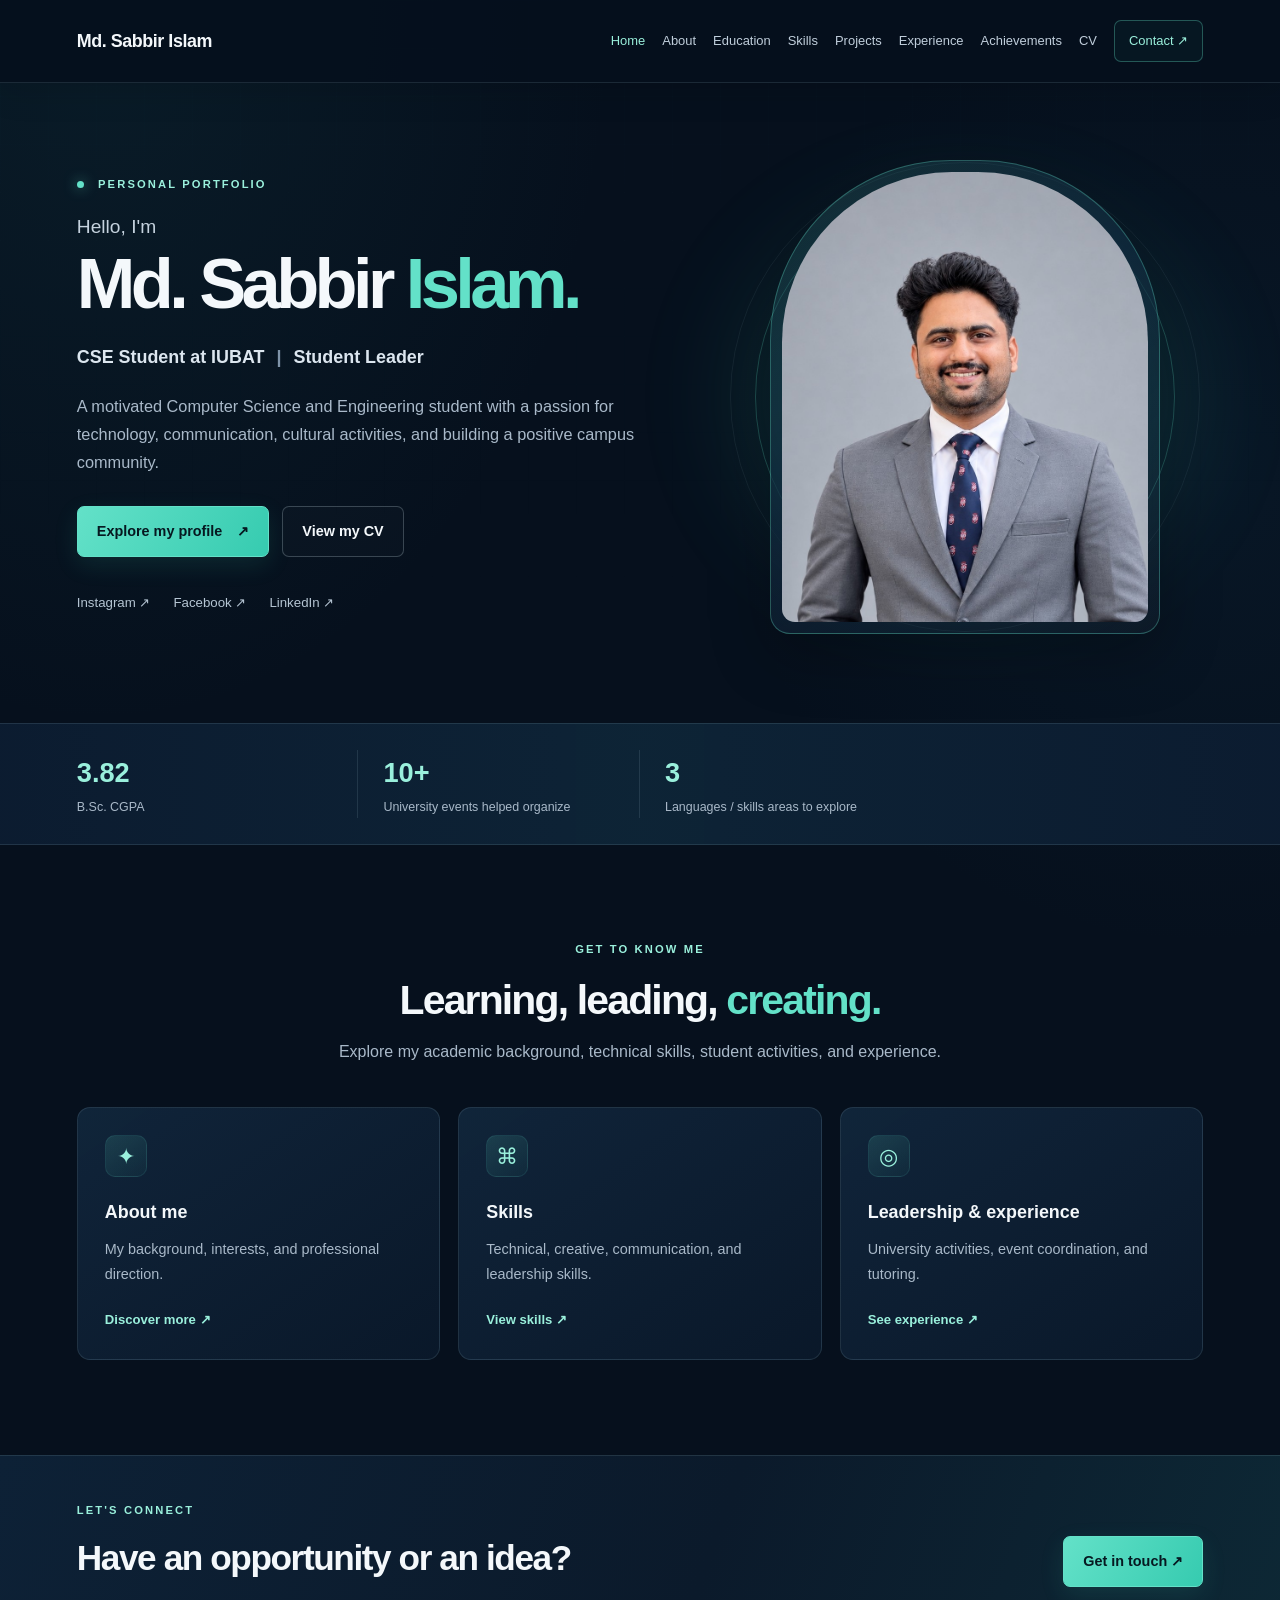
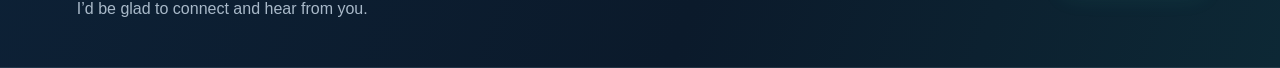
<file: index.html>
<!DOCTYPE html>
<html lang="en"><head><meta charset="UTF-8"><meta name="viewport" content="width=device-width, initial-scale=1.0"><meta name="theme-color" content="#06101d">
<meta name="description" content="Portfolio of Md. Sabbir Islam, Computer Science and Engineering student at IUBAT.">
<title>Md. Sabbir Islam | Portfolio</title><link rel="stylesheet" href="css/style.css"></head><body>
<header class="site-header"><nav class="nav container" aria-label="Main navigation"><a class="brand" href="index.html">Md. Sabbir Islam</a>
<input class="nav-toggle" type="checkbox" id="nav-toggle" aria-label="Toggle navigation"><label class="nav-toggle-label" for="nav-toggle"><span></span><span></span><span></span></label>
<div class="nav-links"><a class="active" href="index.html">Home</a><a href="about.html">About</a><a href="education.html">Education</a><a href="skills.html">Skills</a><a href="projects.html">Projects</a><a href="experience.html">Experience</a><a href="achievements.html">Achievements</a><a href="cv.html">CV</a><a class="nav-contact" href="contact.html">Contact ↗</a></div></nav></header>
<main><section class="hero container"><div class="hero-copy"><p class="eyebrow"><span class="status-dot"></span> PERSONAL PORTFOLIO</p><p class="hero-intro">Hello, I'm</p><h1>Md. Sabbir <span class="accent">Islam.</span></h1><h2>CSE Student at IUBAT <span class="muted">|</span> Student Leader</h2>
<p class="hero-description">A motivated Computer Science and Engineering student with a passion for technology, communication, cultural activities, and building a positive campus community.</p>
<div class="hero-actions"><a class="button button-primary" href="projects.html">Explore my profile <span>↗</span></a><a class="button button-outline" href="files/my-cv.pdf" target="_blank" rel="noopener">View my CV</a></div>
<div class="hero-socials"><a href="https://www.instagram.com/sabbir_srabon16626" target="_blank" rel="noopener noreferrer">Instagram ↗</a><a href="https://www.facebook.com/sabbir.srabon.16626" target="_blank" rel="noopener noreferrer">Facebook ↗</a><a href="https://www.linkedin.com/in/md-sabbir-islam-730929331/" target="_blank" rel="noopener noreferrer">LinkedIn ↗</a></div></div>
<div class="hero-visual"><div class="portrait-frame"><div class="portrait-glow"></div><img src="images/profile.jpg" alt="Portrait of Md. Sabbir Islam"></div><div class="decor decor-one"></div><div class="decor decor-two"></div></div></section>
<section class="quick-facts"><div class="container facts-grid"><div><span class="fact-number">3.82</span><span class="fact-label">B.Sc. CGPA</span></div><div><span class="fact-number">10+</span><span class="fact-label">University events helped organize</span></div><div><span class="fact-number">3</span><span class="fact-label">Languages / skills areas to explore</span></div></div></section>
<section class="section container"><div class="section-heading"><p class="eyebrow">GET TO KNOW ME</p><h2>Learning, leading, <span class="accent">creating.</span></h2><p>Explore my academic background, technical skills, student activities, and experience.</p></div>
<div class="feature-grid"><a class="feature-card" href="about.html"><span class="card-icon">✦</span><h3>About me</h3><p>My background, interests, and professional direction.</p><span class="card-link">Discover more ↗</span></a>
<a class="feature-card" href="skills.html"><span class="card-icon">⌘</span><h3>Skills</h3><p>Technical, creative, communication, and leadership skills.</p><span class="card-link">View skills ↗</span></a>
<a class="feature-card" href="experience.html"><span class="card-icon">◎</span><h3>Leadership &amp; experience</h3><p>University activities, event coordination, and tutoring.</p><span class="card-link">See experience ↗</span></a></div></section>
<section class="cta-section"><div class="container cta-inner"><div><p class="eyebrow">LET'S CONNECT</p><h2>Have an opportunity or an idea?</h2><p>I’d be glad to connect and hear from you.</p></div><a class="button button-primary" href="contact.html">Get in touch ↗</a></div></section></main>
</body></html>
</file>
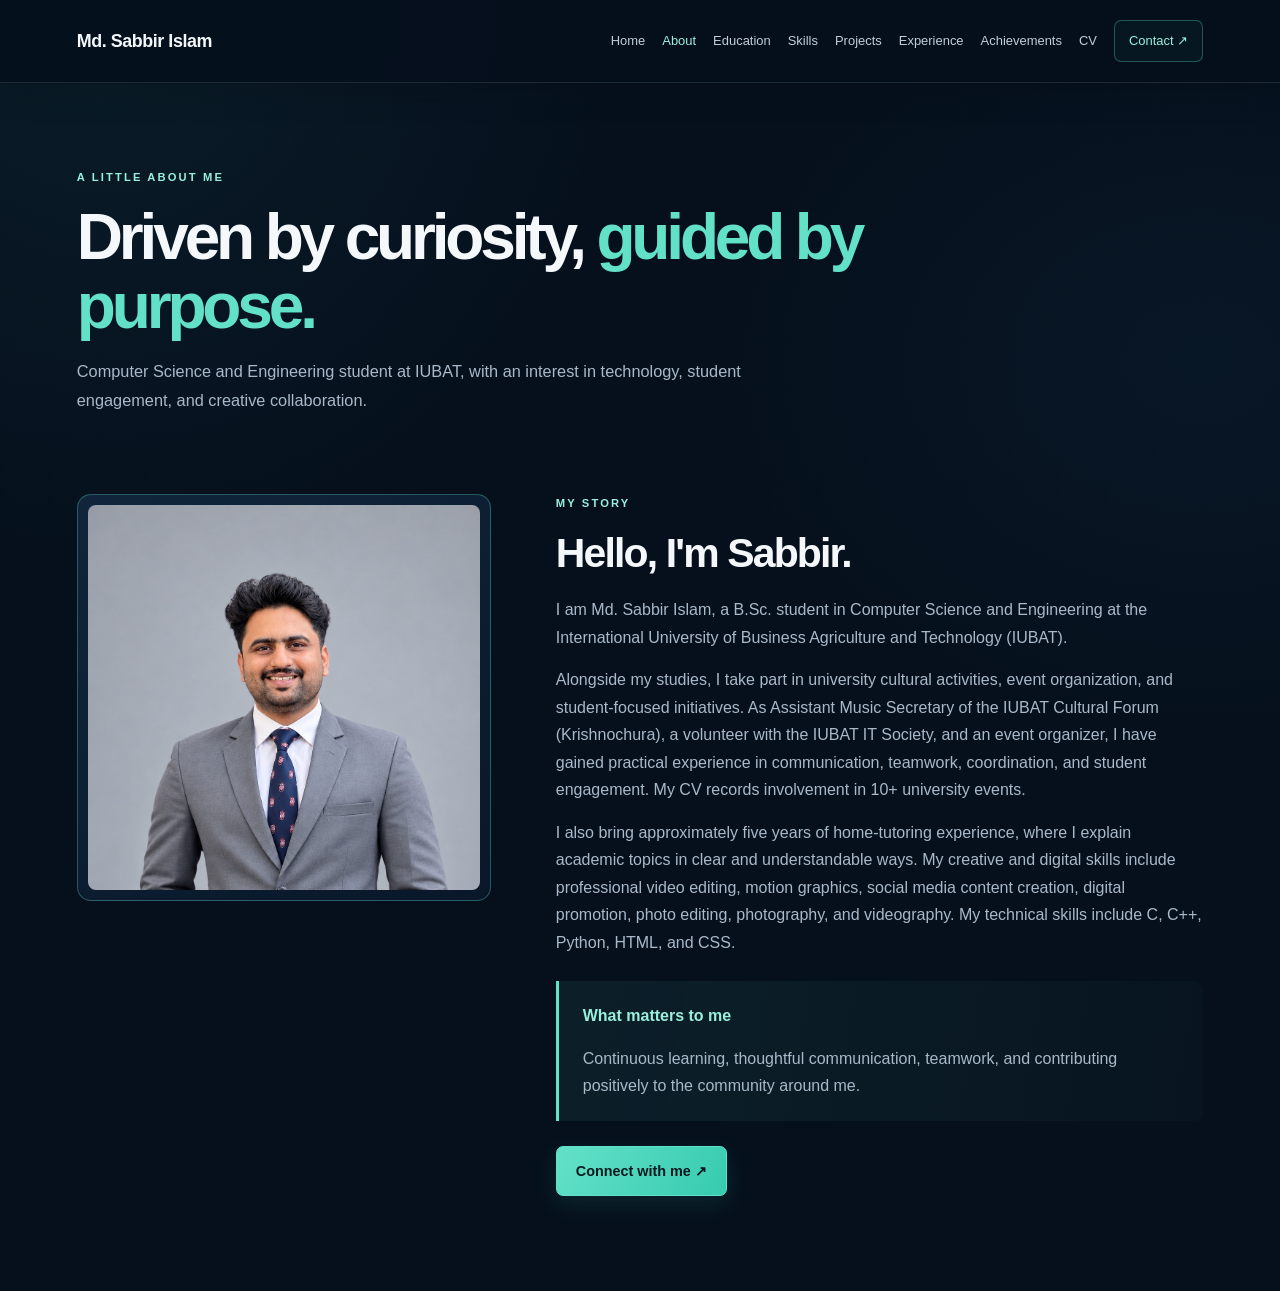
<file: about.html>
<!DOCTYPE html><html lang="en"><head><meta charset="UTF-8"><meta name="viewport" content="width=device-width, initial-scale=1.0"><meta name="theme-color" content="#06101d"><title>About | Md. Sabbir Islam</title><link rel="stylesheet" href="css/style.css"></head><body>
<header class="site-header"><nav class="nav container" aria-label="Main navigation"><a class="brand" href="index.html">Md. Sabbir Islam</a><input class="nav-toggle" type="checkbox" id="nav-toggle" aria-label="Toggle navigation"><label class="nav-toggle-label" for="nav-toggle"><span></span><span></span><span></span></label><div class="nav-links"><a href="index.html">Home</a><a class="active" href="about.html">About</a><a href="education.html">Education</a><a href="skills.html">Skills</a><a href="projects.html">Projects</a><a href="experience.html">Experience</a><a href="achievements.html">Achievements</a><a href="cv.html">CV</a><a class="nav-contact" href="contact.html">Contact ↗</a></div></nav></header>
<main><section class="page-hero container"><p class="eyebrow">A LITTLE ABOUT ME</p><h1>Driven by curiosity, <span class="accent">guided by purpose.</span></h1><p>Computer Science and Engineering student at IUBAT, with an interest in technology, student engagement, and creative collaboration.</p></section>
<section class="section container about-layout"><div class="about-photo"><img src="images/profile.jpg" alt="Portrait of Md. Sabbir Islam"></div><div class="about-copy"><p class="eyebrow">MY STORY</p><h2>Hello, I'm Sabbir.</h2><p>I am Md. Sabbir Islam, a B.Sc. student in Computer Science and Engineering at the International University of Business Agriculture and Technology (IUBAT).</p><p>Alongside my studies, I take part in university cultural activities, event organization, and student-focused initiatives. As Assistant Music Secretary of the IUBAT Cultural Forum (Krishnochura), a volunteer with the IUBAT IT Society, and an event organizer, I have gained practical experience in communication, teamwork, coordination, and student engagement. My CV records involvement in 10+ university events.</p><p>I also bring approximately five years of home-tutoring experience, where I explain academic topics in clear and understandable ways. My creative and digital skills include professional video editing, motion graphics, social media content creation, digital promotion, photo editing, photography, and videography. My technical skills include C, C++, Python, HTML, and CSS.</p><div class="callout"><strong>What matters to me</strong><p>Continuous learning, thoughtful communication, teamwork, and contributing positively to the community around me.</p></div><a class="button button-primary" href="contact.html">Connect with me ↗</a></div></section></main>
</body></html>
</file>
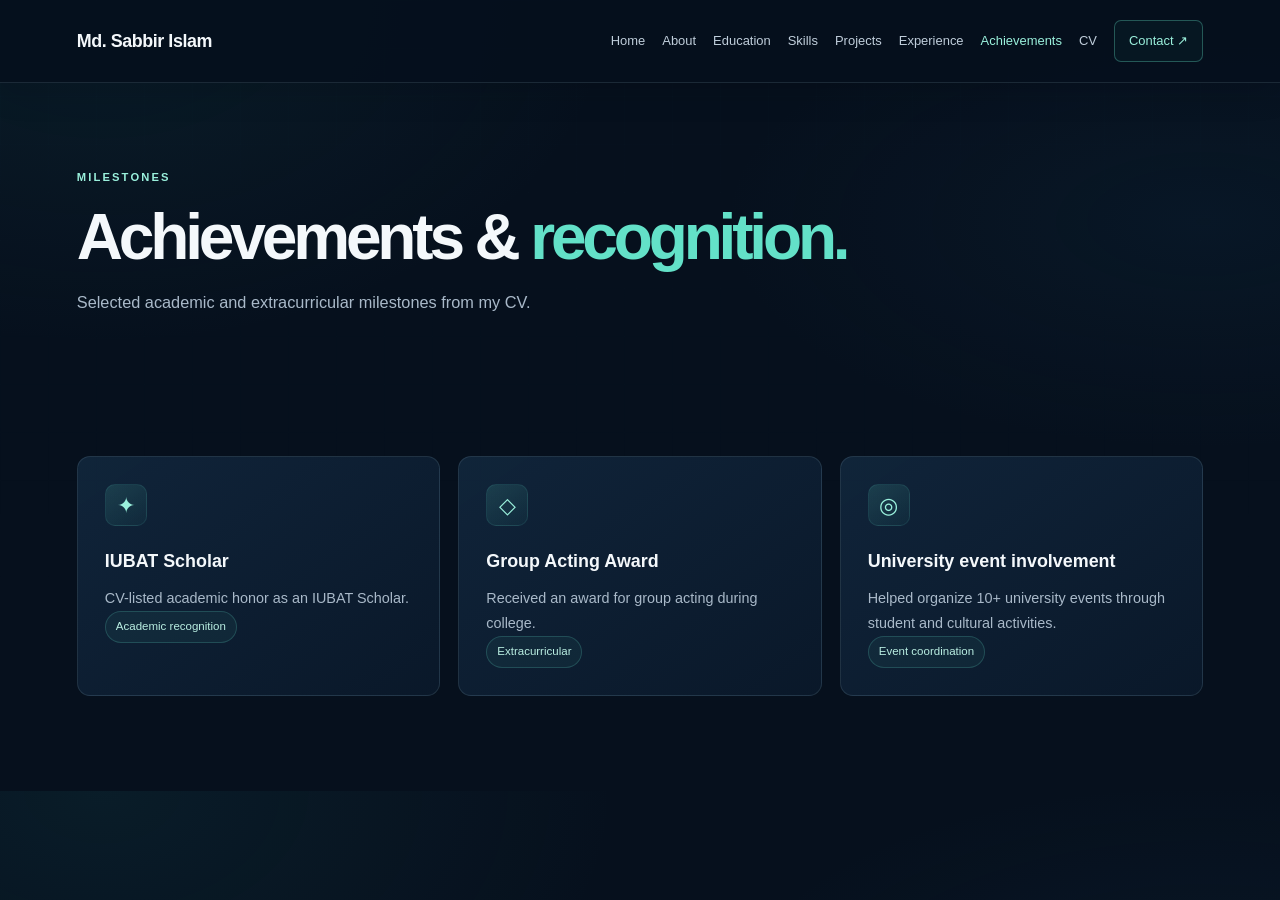
<file: achievements.html>
<!DOCTYPE html><html lang="en"><head><meta charset="UTF-8"><meta name="viewport" content="width=device-width, initial-scale=1.0"><meta name="theme-color" content="#06101d"><title>Achievements | Md. Sabbir Islam</title><link rel="stylesheet" href="css/style.css"></head><body>
<header class="site-header"><nav class="nav container" aria-label="Main navigation"><a class="brand" href="index.html">Md. Sabbir Islam</a><input class="nav-toggle" type="checkbox" id="nav-toggle" aria-label="Toggle navigation"><label class="nav-toggle-label" for="nav-toggle"><span></span><span></span><span></span></label><div class="nav-links"><a href="index.html">Home</a><a href="about.html">About</a><a href="education.html">Education</a><a href="skills.html">Skills</a><a href="projects.html">Projects</a><a href="experience.html">Experience</a><a class="active" href="achievements.html">Achievements</a><a href="cv.html">CV</a><a class="nav-contact" href="contact.html">Contact ↗</a></div></nav></header>
<main><section class="page-hero container"><p class="eyebrow">MILESTONES</p><h1>Achievements &amp; <span class="accent">recognition.</span></h1><p>Selected academic and extracurricular milestones from my CV.</p></section><section class="section container"><div class="feature-grid"><article class="feature-card"><span class="card-icon">✦</span><h3>IUBAT Scholar</h3><p>CV-listed academic honor as an IUBAT Scholar.</p><span class="tag">Academic recognition</span></article><article class="feature-card"><span class="card-icon">◇</span><h3>Group Acting Award</h3><p>Received an award for group acting during college.</p><span class="tag">Extracurricular</span></article><article class="feature-card"><span class="card-icon">◎</span><h3>University event involvement</h3><p>Helped organize 10+ university events through student and cultural activities.</p><span class="tag">Event coordination</span></article></div></section></main>
</body></html>
</file>
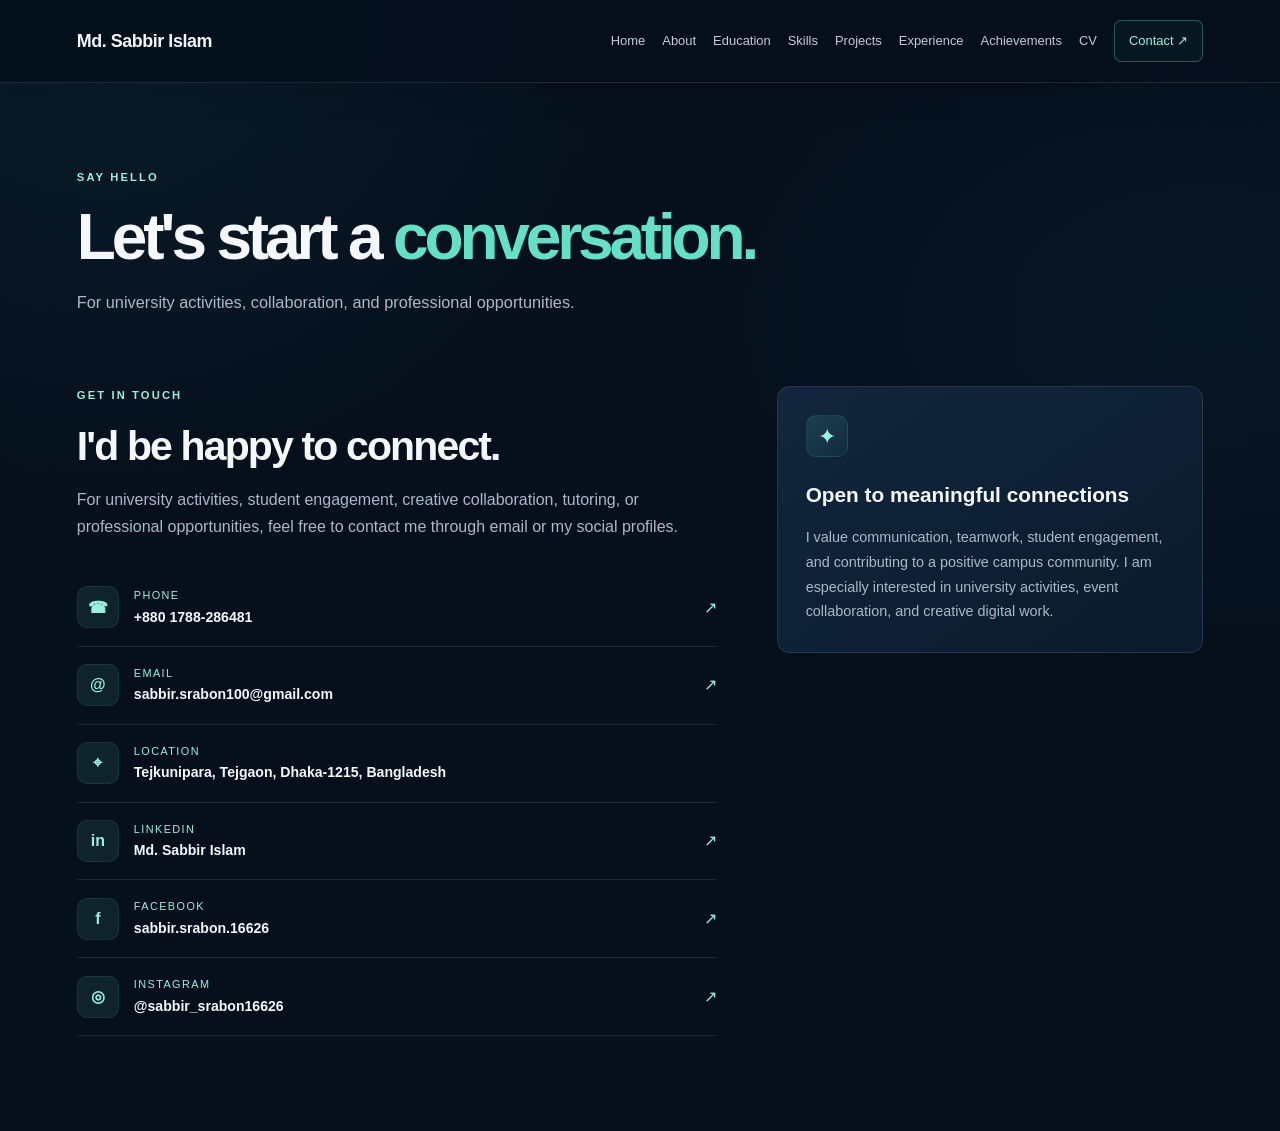
<file: contact.html>
<!DOCTYPE html><html lang="en"><head><meta charset="UTF-8"><meta name="viewport" content="width=device-width, initial-scale=1.0"><meta name="theme-color" content="#06101d"><title>Contact | Md. Sabbir Islam</title><link rel="stylesheet" href="css/style.css"></head><body>
<header class="site-header"><nav class="nav container" aria-label="Main navigation"><a class="brand" href="index.html">Md. Sabbir Islam</a><input class="nav-toggle" type="checkbox" id="nav-toggle" aria-label="Toggle navigation"><label class="nav-toggle-label" for="nav-toggle"><span></span><span></span><span></span></label><div class="nav-links"><a href="index.html">Home</a><a href="about.html">About</a><a href="education.html">Education</a><a href="skills.html">Skills</a><a href="projects.html">Projects</a><a href="experience.html">Experience</a><a href="achievements.html">Achievements</a><a href="cv.html">CV</a><a class="nav-contact active" href="contact.html">Contact ↗</a></div></nav></header>
<main><section class="page-hero container"><p class="eyebrow">SAY HELLO</p><h1>Let's start a <span class="accent">conversation.</span></h1><p>For university activities, collaboration, and professional opportunities.</p></section><section class="section container contact-layout"><div><p class="eyebrow">GET IN TOUCH</p><h2>I'd be happy to connect.</h2><p class="body-copy">For university activities, student engagement, creative collaboration, tutoring, or professional opportunities, feel free to contact me through email or my social profiles.</p>
<a class="contact-row" href="tel:+8801788286481"><span class="contact-symbol">☎</span><span><small>PHONE</small><strong>+880 1788-286481</strong></span><span class="arrow">↗</span></a>
<a class="contact-row" href="mailto:sabbir.srabon100@gmail.com"><span class="contact-symbol">@</span><span><small>EMAIL</small><strong>sabbir.srabon100@gmail.com</strong></span><span class="arrow">↗</span></a>
<div class="contact-row"><span class="contact-symbol">⌖</span><span><small>LOCATION</small><strong>Tejkunipara, Tejgaon, Dhaka-1215, Bangladesh</strong></span></div>
<a class="contact-row" href="https://www.linkedin.com/in/md-sabbir-islam-730929331/" target="_blank" rel="noopener noreferrer"><span class="contact-symbol">in</span><span><small>LINKEDIN</small><strong>Md. Sabbir Islam</strong></span><span class="arrow">↗</span></a>

<a class="contact-row" href="https://www.facebook.com/sabbir.srabon.16626" target="_blank" rel="noopener noreferrer"><span class="contact-symbol">f</span><span><small>FACEBOOK</small><strong>sabbir.srabon.16626</strong></span><span class="arrow">↗</span></a>
<a class="contact-row" href="https://www.instagram.com/sabbir_srabon16626" target="_blank" rel="noopener noreferrer"><span class="contact-symbol">◎</span><span><small>INSTAGRAM</small><strong>@sabbir_srabon16626</strong></span><span class="arrow">↗</span></a>
</div><aside class="contact-aside"><span class="card-icon">✦</span><h3>Open to meaningful connections</h3><p>I value communication, teamwork, student engagement, and contributing to a positive campus community. I am especially interested in university activities, event collaboration, and creative digital work.</p></aside></section></main>
</body></html>
</file>
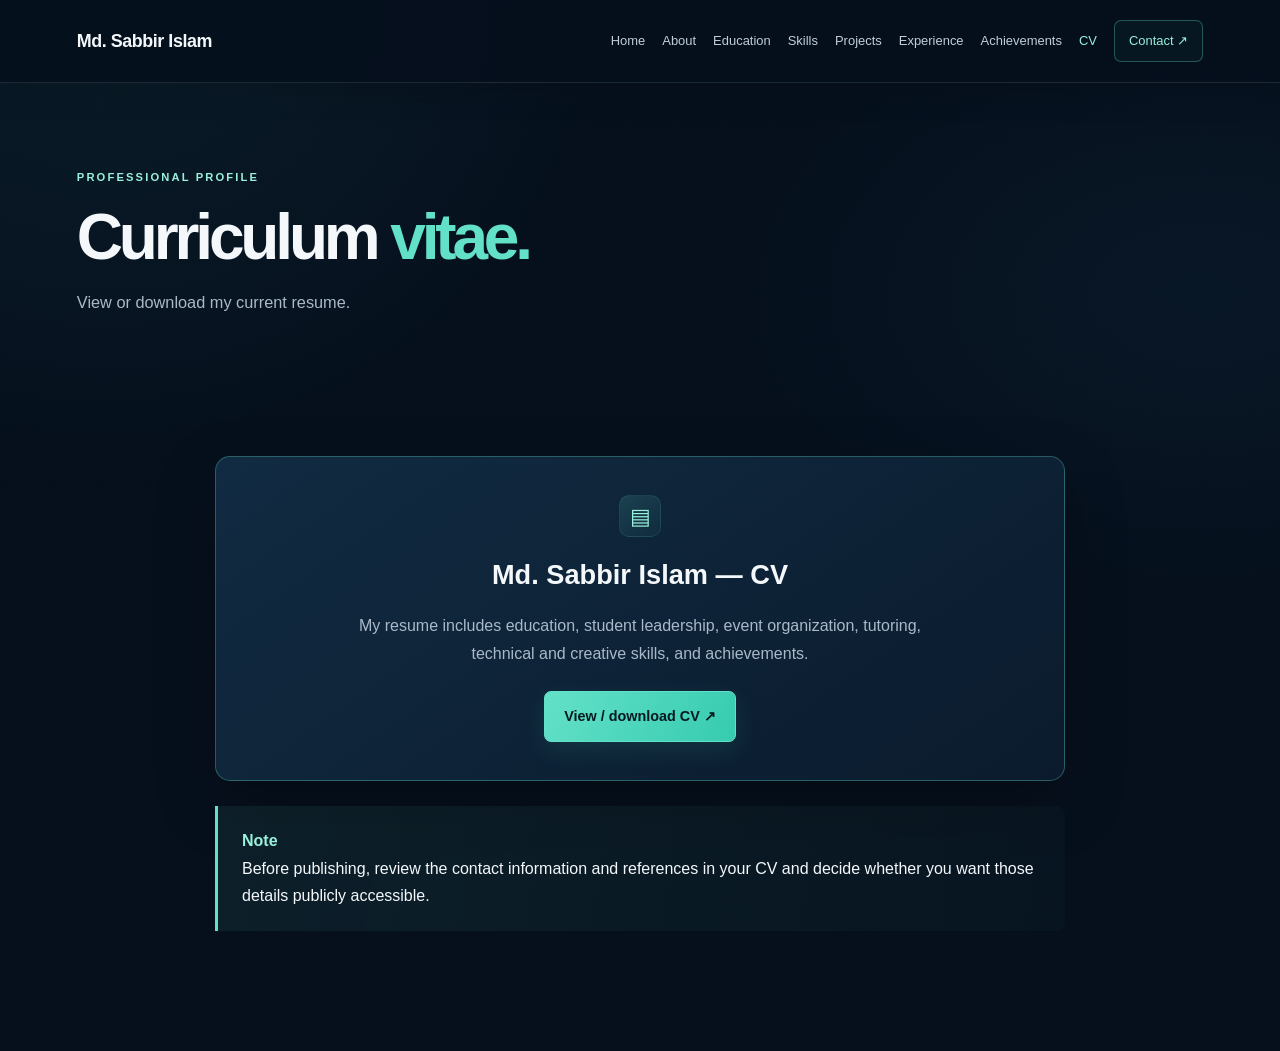
<file: cv.html>
<!DOCTYPE html><html lang="en"><head><meta charset="UTF-8"><meta name="viewport" content="width=device-width, initial-scale=1.0"><meta name="theme-color" content="#06101d"><title>CV | Md. Sabbir Islam</title><link rel="stylesheet" href="css/style.css"></head><body>
<header class="site-header"><nav class="nav container" aria-label="Main navigation"><a class="brand" href="index.html">Md. Sabbir Islam</a><input class="nav-toggle" type="checkbox" id="nav-toggle" aria-label="Toggle navigation"><label class="nav-toggle-label" for="nav-toggle"><span></span><span></span><span></span></label><div class="nav-links"><a href="index.html">Home</a><a href="about.html">About</a><a href="education.html">Education</a><a href="skills.html">Skills</a><a href="projects.html">Projects</a><a href="experience.html">Experience</a><a href="achievements.html">Achievements</a><a class="active" href="cv.html">CV</a><a class="nav-contact" href="contact.html">Contact ↗</a></div></nav></header>
<main><section class="page-hero container"><p class="eyebrow">PROFESSIONAL PROFILE</p><h1>Curriculum <span class="accent">vitae.</span></h1><p>View or download my current resume.</p></section><section class="section container narrow"><div class="cv-panel"><span class="card-icon">▤</span><h2>Md. Sabbir Islam — CV</h2><p>My resume includes education, student leadership, event organization, tutoring, technical and creative skills, and achievements.</p><a class="button button-primary" href="files/my-cv.pdf" target="_blank" rel="noopener">View / download CV ↗</a></div><div class="callout"><strong>Note</strong><p>Before publishing, review the contact information and references in your CV and decide whether you want those details publicly accessible.</p></div></section></main>
</body></html>
</file>
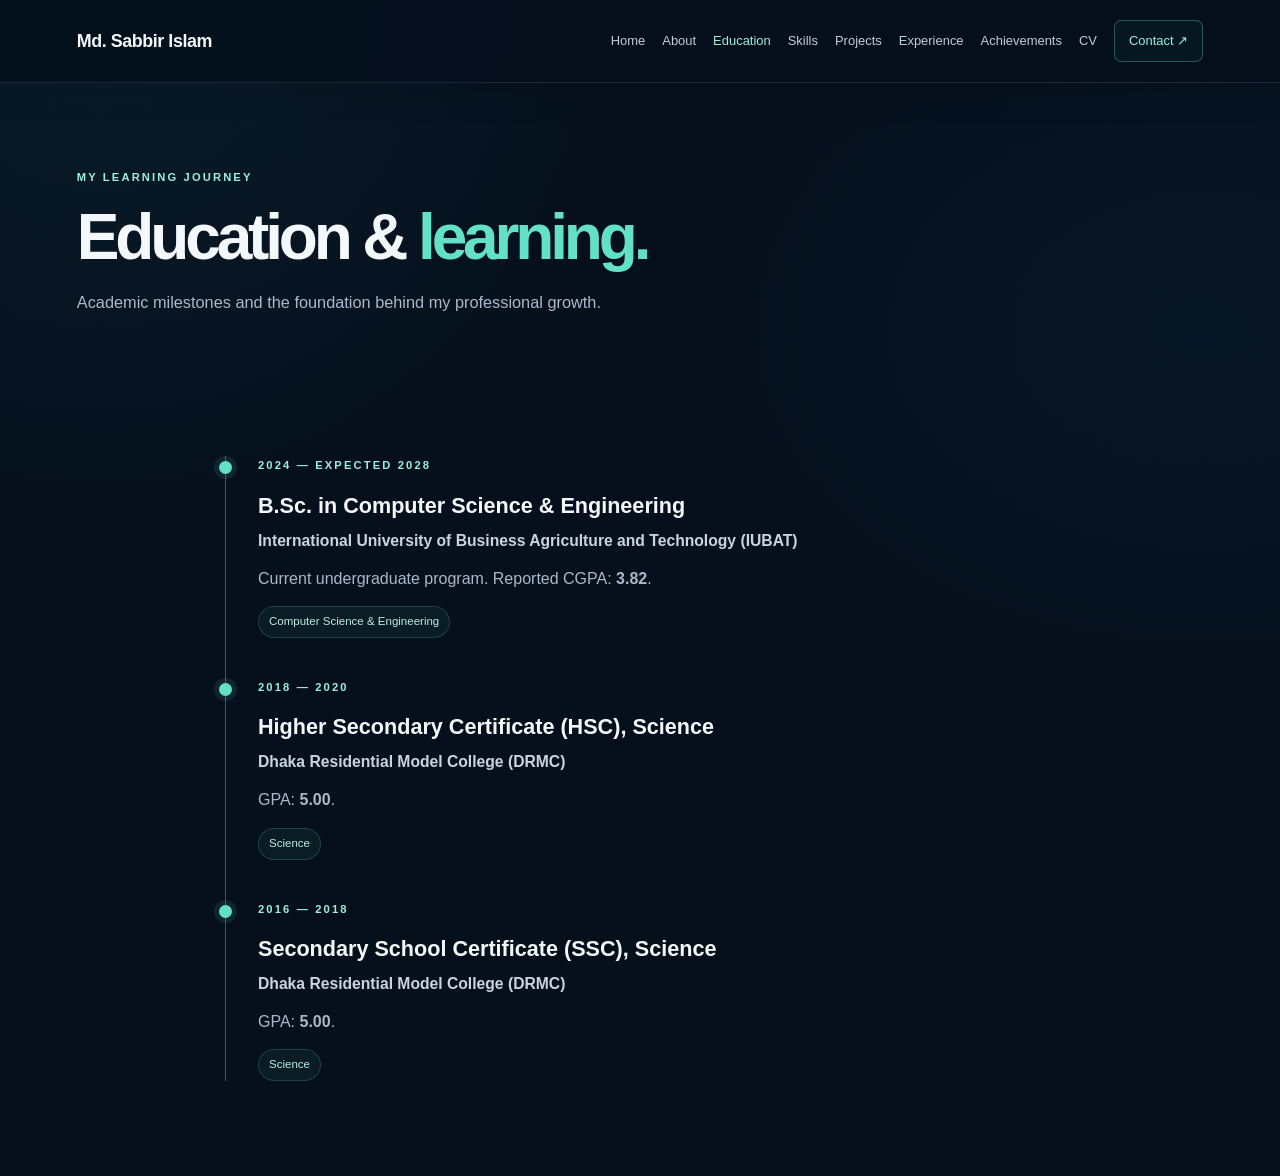
<file: education.html>
<!DOCTYPE html><html lang="en"><head><meta charset="UTF-8"><meta name="viewport" content="width=device-width, initial-scale=1.0"><meta name="theme-color" content="#06101d"><title>Education | Md. Sabbir Islam</title><link rel="stylesheet" href="css/style.css"></head><body>
<header class="site-header"><nav class="nav container" aria-label="Main navigation"><a class="brand" href="index.html">Md. Sabbir Islam</a><input class="nav-toggle" type="checkbox" id="nav-toggle" aria-label="Toggle navigation"><label class="nav-toggle-label" for="nav-toggle"><span></span><span></span><span></span></label><div class="nav-links"><a href="index.html">Home</a><a href="about.html">About</a><a class="active" href="education.html">Education</a><a href="skills.html">Skills</a><a href="projects.html">Projects</a><a href="experience.html">Experience</a><a href="achievements.html">Achievements</a><a href="cv.html">CV</a><a class="nav-contact" href="contact.html">Contact ↗</a></div></nav></header>
<main><section class="page-hero container"><p class="eyebrow">MY LEARNING JOURNEY</p><h1>Education &amp; <span class="accent">learning.</span></h1><p>Academic milestones and the foundation behind my professional growth.</p></section><section class="section container narrow"><div class="timeline">
<article class="timeline-item"><span class="timeline-dot"></span><p class="eyebrow">2024 — EXPECTED 2028</p><h2>B.Sc. in Computer Science &amp; Engineering</h2><h3>International University of Business Agriculture and Technology (IUBAT)</h3><p>Current undergraduate program. Reported CGPA: <strong>3.82</strong>.</p><span class="tag">Computer Science &amp; Engineering</span></article>
<article class="timeline-item"><span class="timeline-dot"></span><p class="eyebrow">2018 — 2020</p><h2>Higher Secondary Certificate (HSC), Science</h2><h3>Dhaka Residential Model College (DRMC)</h3><p>GPA: <strong>5.00</strong>.</p><span class="tag">Science</span></article>
<article class="timeline-item"><span class="timeline-dot"></span><p class="eyebrow">2016 — 2018</p><h2>Secondary School Certificate (SSC), Science</h2><h3>Dhaka Residential Model College (DRMC)</h3><p>GPA: <strong>5.00</strong>.</p><span class="tag">Science</span></article></div></section></main>
</body></html>
</file>
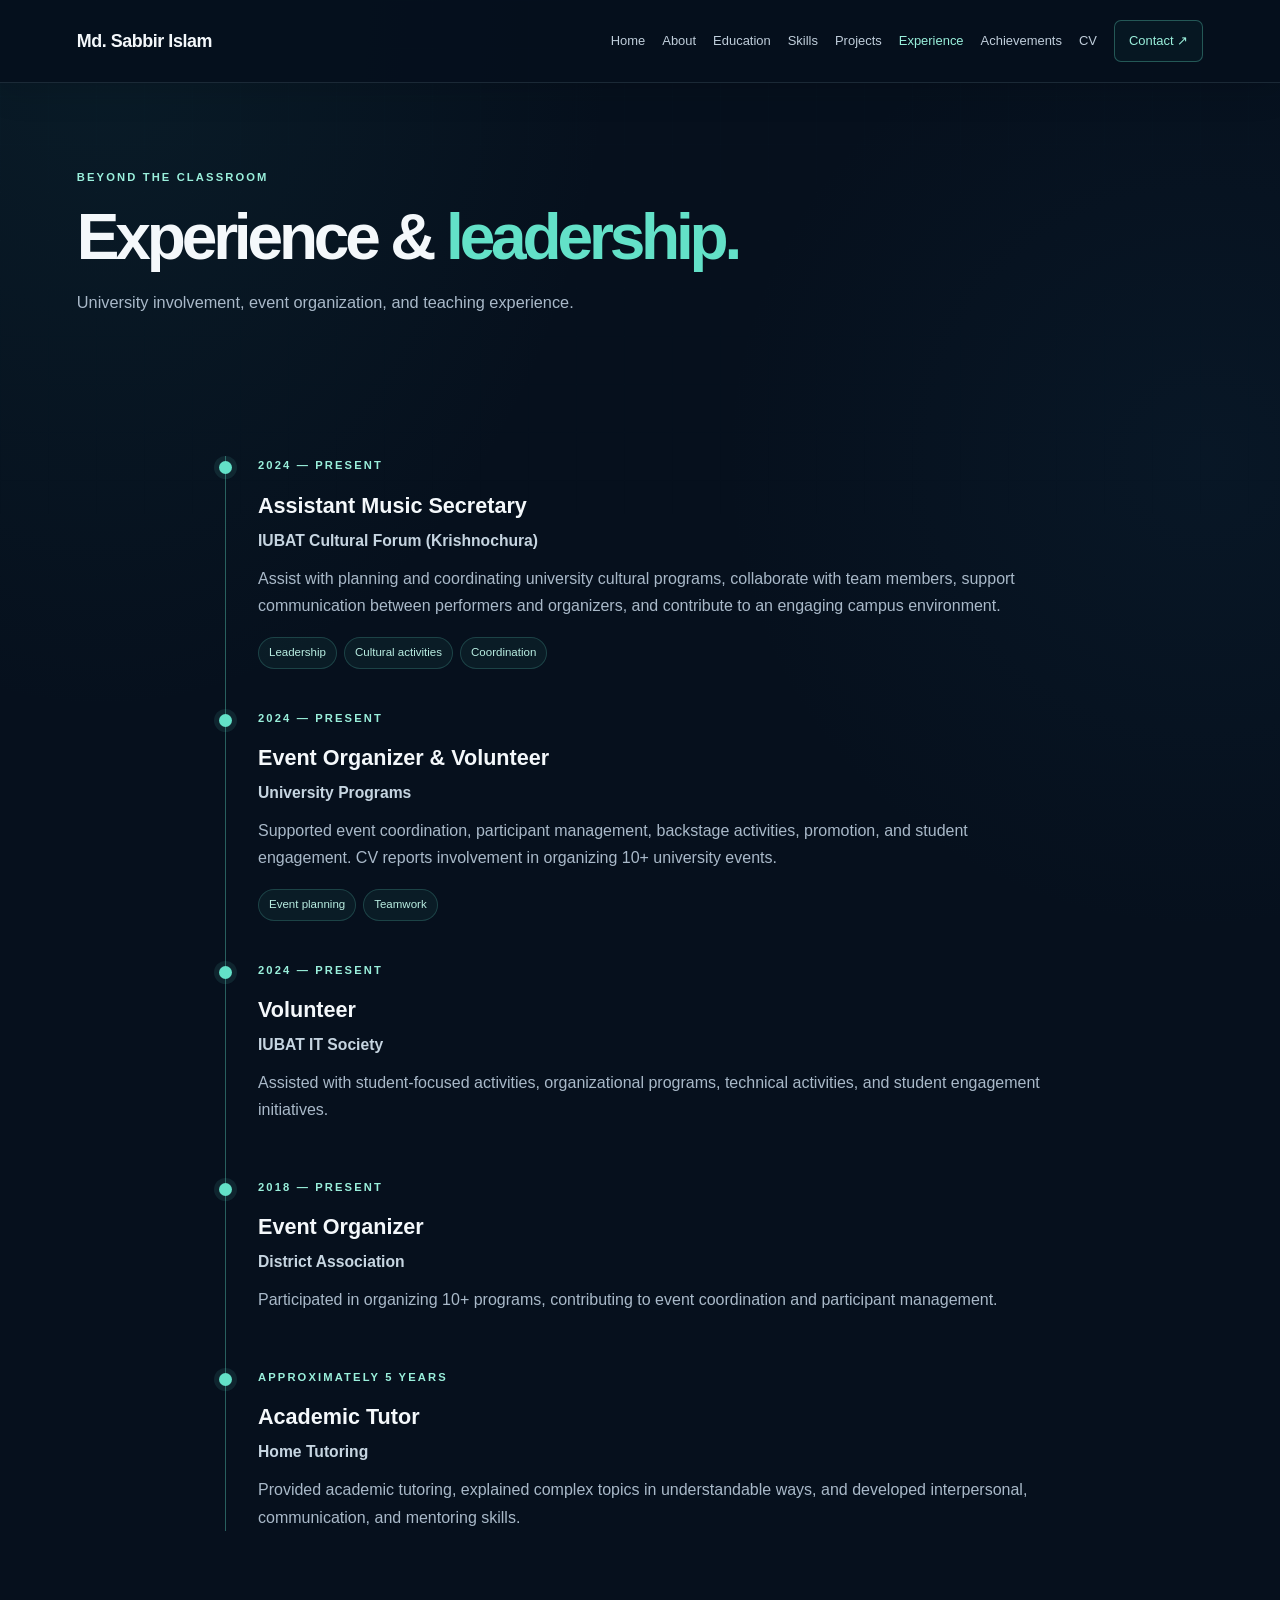
<file: experience.html>
<!DOCTYPE html><html lang="en"><head><meta charset="UTF-8"><meta name="viewport" content="width=device-width, initial-scale=1.0"><meta name="theme-color" content="#06101d"><title>Experience | Md. Sabbir Islam</title><link rel="stylesheet" href="css/style.css"></head><body>
<header class="site-header"><nav class="nav container" aria-label="Main navigation"><a class="brand" href="index.html">Md. Sabbir Islam</a><input class="nav-toggle" type="checkbox" id="nav-toggle" aria-label="Toggle navigation"><label class="nav-toggle-label" for="nav-toggle"><span></span><span></span><span></span></label><div class="nav-links"><a href="index.html">Home</a><a href="about.html">About</a><a href="education.html">Education</a><a href="skills.html">Skills</a><a href="projects.html">Projects</a><a class="active" href="experience.html">Experience</a><a href="achievements.html">Achievements</a><a href="cv.html">CV</a><a class="nav-contact" href="contact.html">Contact ↗</a></div></nav></header>
<main><section class="page-hero container"><p class="eyebrow">BEYOND THE CLASSROOM</p><h1>Experience &amp; <span class="accent">leadership.</span></h1><p>University involvement, event organization, and teaching experience.</p></section><section class="section container narrow"><div class="timeline">
<article class="timeline-item"><span class="timeline-dot"></span><p class="eyebrow">2024 — PRESENT</p><h2>Assistant Music Secretary</h2><h3>IUBAT Cultural Forum (Krishnochura)</h3><p>Assist with planning and coordinating university cultural programs, collaborate with team members, support communication between performers and organizers, and contribute to an engaging campus environment.</p><div class="tags"><span class="tag">Leadership</span><span class="tag">Cultural activities</span><span class="tag">Coordination</span></div></article>
<article class="timeline-item"><span class="timeline-dot"></span><p class="eyebrow">2024 — PRESENT</p><h2>Event Organizer &amp; Volunteer</h2><h3>University Programs</h3><p>Supported event coordination, participant management, backstage activities, promotion, and student engagement. CV reports involvement in organizing 10+ university events.</p><div class="tags"><span class="tag">Event planning</span><span class="tag">Teamwork</span></div></article>
<article class="timeline-item"><span class="timeline-dot"></span><p class="eyebrow">2024 — PRESENT</p><h2>Volunteer</h2><h3>IUBAT IT Society</h3><p>Assisted with student-focused activities, organizational programs, technical activities, and student engagement initiatives.</p></article>
<article class="timeline-item"><span class="timeline-dot"></span><p class="eyebrow">2018 — PRESENT</p><h2>Event Organizer</h2><h3>District Association</h3><p>Participated in organizing 10+ programs, contributing to event coordination and participant management.</p></article>
<article class="timeline-item"><span class="timeline-dot"></span><p class="eyebrow">APPROXIMATELY 5 YEARS</p><h2>Academic Tutor</h2><h3>Home Tutoring</h3><p>Provided academic tutoring, explained complex topics in understandable ways, and developed interpersonal, communication, and mentoring skills.</p></article></div></section></main>
</body></html>
</file>
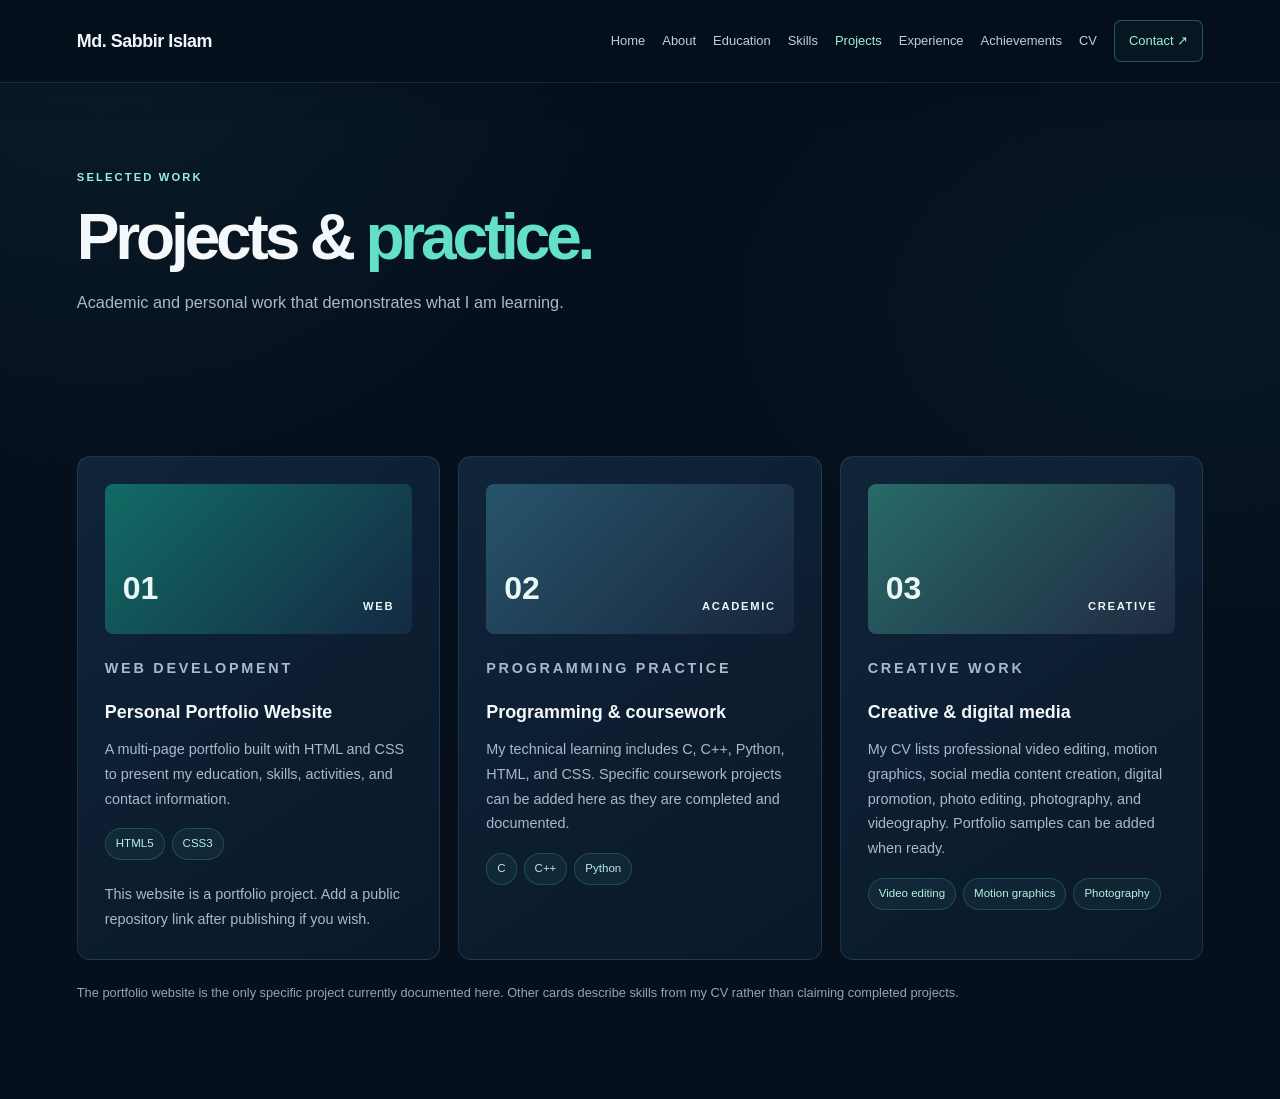
<file: projects.html>
<!DOCTYPE html><html lang="en"><head><meta charset="UTF-8"><meta name="viewport" content="width=device-width, initial-scale=1.0"><meta name="theme-color" content="#06101d"><title>Projects | Md. Sabbir Islam</title><link rel="stylesheet" href="css/style.css"></head><body>
<header class="site-header"><nav class="nav container" aria-label="Main navigation"><a class="brand" href="index.html">Md. Sabbir Islam</a><input class="nav-toggle" type="checkbox" id="nav-toggle" aria-label="Toggle navigation"><label class="nav-toggle-label" for="nav-toggle"><span></span><span></span><span></span></label><div class="nav-links"><a href="index.html">Home</a><a href="about.html">About</a><a href="education.html">Education</a><a href="skills.html">Skills</a><a class="active" href="projects.html">Projects</a><a href="experience.html">Experience</a><a href="achievements.html">Achievements</a><a href="cv.html">CV</a><a class="nav-contact" href="contact.html">Contact ↗</a></div></nav></header>
<main><section class="page-hero container"><p class="eyebrow">SELECTED WORK</p><h1>Projects &amp; <span class="accent">practice.</span></h1><p>Academic and personal work that demonstrates what I am learning.</p></section><section class="section container"><div class="feature-grid"><article class="feature-card project-card"><div class="project-art art-one">01 <span>WEB</span></div><p class="eyebrow">WEB DEVELOPMENT</p><h3>Personal Portfolio Website</h3><p>A multi-page portfolio built with HTML and CSS to present my education, skills, activities, and contact information.</p><div class="tags"><span class="tag">HTML5</span><span class="tag">CSS3</span></div><p class="note">This website is a portfolio project. Add a public repository link after publishing if you wish.</p></article><article class="feature-card project-card"><div class="project-art art-two">02 <span>ACADEMIC</span></div><p class="eyebrow">PROGRAMMING PRACTICE</p><h3>Programming &amp; coursework</h3><p>My technical learning includes C, C++, Python, HTML, and CSS. Specific coursework projects can be added here as they are completed and documented.</p><div class="tags"><span class="tag">C</span><span class="tag">C++</span><span class="tag">Python</span></div></article><article class="feature-card project-card"><div class="project-art art-three">03 <span>CREATIVE</span></div><p class="eyebrow">CREATIVE WORK</p><h3>Creative &amp; digital media</h3><p>My CV lists professional video editing, motion graphics, social media content creation, digital promotion, photo editing, photography, and videography. Portfolio samples can be added when ready.</p><div class="tags"><span class="tag">Video editing</span><span class="tag">Motion graphics</span><span class="tag">Photography</span></div></article></div><p class="note">The portfolio website is the only specific project currently documented here. Other cards describe skills from my CV rather than claiming completed projects.</p></section></main>
</body></html>
</file>
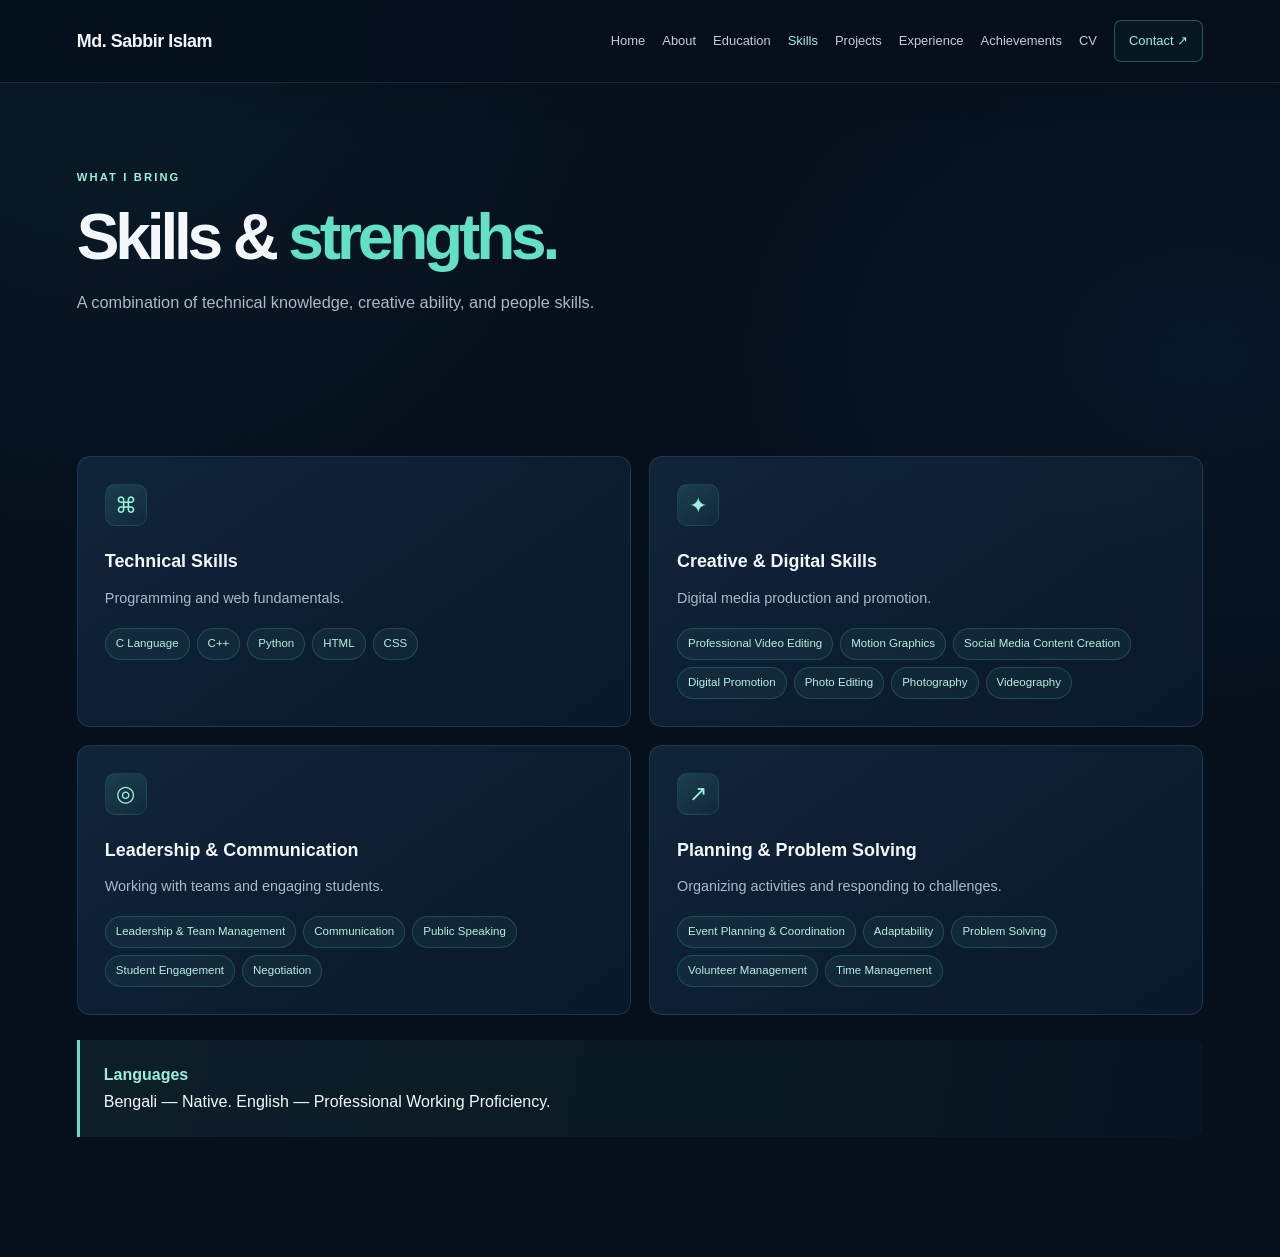
<file: skills.html>
<!DOCTYPE html><html lang="en"><head><meta charset="UTF-8"><meta name="viewport" content="width=device-width, initial-scale=1.0"><meta name="theme-color" content="#06101d"><title>Skills | Md. Sabbir Islam</title><link rel="stylesheet" href="css/style.css"></head><body>
<header class="site-header"><nav class="nav container" aria-label="Main navigation"><a class="brand" href="index.html">Md. Sabbir Islam</a><input class="nav-toggle" type="checkbox" id="nav-toggle" aria-label="Toggle navigation"><label class="nav-toggle-label" for="nav-toggle"><span></span><span></span><span></span></label><div class="nav-links"><a href="index.html">Home</a><a href="about.html">About</a><a href="education.html">Education</a><a class="active" href="skills.html">Skills</a><a href="projects.html">Projects</a><a href="experience.html">Experience</a><a href="achievements.html">Achievements</a><a href="cv.html">CV</a><a class="nav-contact" href="contact.html">Contact ↗</a></div></nav></header>
<main><section class="page-hero container"><p class="eyebrow">WHAT I BRING</p><h1>Skills &amp; <span class="accent">strengths.</span></h1><p>A combination of technical knowledge, creative ability, and people skills.</p></section><section class="section container">
<div class="feature-grid skill-grid">
<article class="feature-card"><span class="card-icon">⌘</span><h3>Technical Skills</h3><p>Programming and web fundamentals.</p><div class="tags"><span class="tag">C Language</span><span class="tag">C++</span><span class="tag">Python</span><span class="tag">HTML</span><span class="tag">CSS</span></div></article>
<article class="feature-card"><span class="card-icon">✦</span><h3>Creative &amp; Digital Skills</h3><p>Digital media production and promotion.</p><div class="tags"><span class="tag">Professional Video Editing</span><span class="tag">Motion Graphics</span><span class="tag">Social Media Content Creation</span><span class="tag">Digital Promotion</span><span class="tag">Photo Editing</span><span class="tag">Photography</span><span class="tag">Videography</span></div></article>
<article class="feature-card"><span class="card-icon">◎</span><h3>Leadership &amp; Communication</h3><p>Working with teams and engaging students.</p><div class="tags"><span class="tag">Leadership &amp; Team Management</span><span class="tag">Communication</span><span class="tag">Public Speaking</span><span class="tag">Student Engagement</span><span class="tag">Negotiation</span></div></article>
<article class="feature-card"><span class="card-icon">↗</span><h3>Planning &amp; Problem Solving</h3><p>Organizing activities and responding to challenges.</p><div class="tags"><span class="tag">Event Planning &amp; Coordination</span><span class="tag">Adaptability</span><span class="tag">Problem Solving</span><span class="tag">Volunteer Management</span><span class="tag">Time Management</span></div></article>
</div>
<div class="callout"><strong>Languages</strong><p>Bengali — Native. English — Professional Working Proficiency.</p></div>
</section></main>
</body></html>
</file>
<file: css/style.css>
/* Premium Navy + Teal Portfolio Theme — HTML & CSS only */
:root{
  --navy-950:#06101d;
  --navy-900:#091729;
  --navy-850:#0c1d31;
  --navy-800:#10253b;
  --navy-700:#18364d;
  --teal-500:#36cbb0;
  --teal-400:#63e1c8;
  --teal-300:#9af0dc;
  --teal-soft:rgba(99,225,200,.10);
  --white:#f4f8fb;
  --muted:#a9b9c9;
  --muted-2:#7f94a9;
  --line:rgba(180,215,225,.13);
  --line-teal:rgba(99,225,200,.32);
  --shadow:0 22px 60px rgba(0,0,0,.28);
}
*{box-sizing:border-box;margin:0;padding:0}
html{scroll-behavior:smooth;scroll-padding-top:30px}
body{
  font-family:"DM Sans",Arial,sans-serif;
  color:var(--white);
  line-height:1.72;
  background:
    radial-gradient(ellipse at 8% 0%,rgba(31,104,111,.14),transparent 32rem),
    radial-gradient(ellipse at 94% 28%,rgba(24,74,105,.12),transparent 30rem),
    var(--navy-950);
  overflow-wrap:break-word;
}
body:before{
  content:"";position:fixed;inset:0;pointer-events:none;z-index:-1;opacity:.18;
  background-image:linear-gradient(rgba(135,190,198,.07) 1px,transparent 1px),linear-gradient(90deg,rgba(135,190,198,.07) 1px,transparent 1px);
  background-size:48px 48px;
  mask-image:linear-gradient(to bottom,black,transparent 82%);
}
a{color:inherit;text-decoration:none}
img{max-width:100%}
.container{width:min(1160px,88%);margin-inline:auto}
.site-header{position:relative;z-index:10;background:rgba(6,16,29,.91);border-bottom:1px solid var(--line);box-shadow:0 8px 35px rgba(0,0,0,.12)}
.nav{min-height:82px;display:flex;align-items:center;justify-content:space-between;gap:24px}
.brand{font-family:Manrope,Arial,sans-serif;font-weight:800;font-size:1.12rem;letter-spacing:-.025em;color:var(--white);white-space:nowrap}
.brand span,.accent{color:var(--teal-400)}
.nav-links{display:flex;align-items:center;gap:17px}
.nav-links a{font-size:.81rem;color:#c0cedb;transition:color .2s ease}
.nav-links a:hover,.nav-links a.active{color:var(--teal-300)}
.nav-links .nav-contact{border:1px solid var(--line-teal);padding:9px 14px;border-radius:7px;color:var(--teal-300);background:rgba(54,203,176,.045)}
.nav-links .nav-contact:hover{background:var(--teal-soft);border-color:var(--teal-400)}
.nav-toggle{display:none}.nav-toggle-label{display:none}
.eyebrow{font-size:.7rem;font-weight:700;letter-spacing:.19em;text-transform:uppercase;color:var(--teal-300);margin-bottom:16px}
.status-dot{display:inline-block;width:7px;height:7px;background:var(--teal-400);border-radius:50%;margin-right:9px;box-shadow:0 0 13px rgba(99,225,200,.65)}
.hero{display:grid;grid-template-columns:1.1fr .9fr;align-items:center;gap:70px;min-height:640px;padding-top:66px;padding-bottom:78px}
.hero-intro{font-size:1.2rem;color:#c5d2de;margin-bottom:3px}
.hero h1,.page-hero h1{font-family:Manrope,Arial,sans-serif;font-size:clamp(2.7rem,5.5vw,5.1rem);line-height:1.08;letter-spacing:-.065em;font-weight:800}
.hero h2{font-size:1.12rem;font-weight:600;color:#dce6ef;margin-top:20px}
.muted{color:var(--muted-2);margin:0 7px}
.hero-description{max-width:570px;color:var(--muted);font-size:1.02rem;margin-top:19px}
.hero-actions{display:flex;gap:13px;flex-wrap:wrap;margin-top:30px}
.button{display:inline-flex;align-items:center;justify-content:center;gap:15px;padding:12px 19px;border-radius:7px;font-size:.9rem;font-weight:700;transition:transform .2s ease,background .2s ease,border-color .2s ease,box-shadow .2s ease}
.button:hover{transform:translateY(-2px)}
.button-primary{background:linear-gradient(120deg,var(--teal-400),var(--teal-500));color:#061820;border:1px solid var(--teal-400);box-shadow:0 8px 24px rgba(54,203,176,.12)}
.button-primary:hover{background:var(--teal-300);box-shadow:0 10px 28px rgba(54,203,176,.2)}
.button-outline{border:1px solid rgba(210,230,238,.24);color:var(--white);background:rgba(255,255,255,.015)}
.button-outline:hover{border-color:var(--teal-400);color:var(--teal-300)}
.hero-socials{display:flex;gap:23px;margin-top:35px}
.hero-socials a{font-size:.83rem;color:#b5c5d3;border-bottom:1px solid transparent;padding-bottom:3px}
.hero-socials a:hover{color:var(--teal-300);border-color:var(--teal-400)}
.hero-visual{position:relative;display:flex;justify-content:center;align-items:center;min-height:450px}
.portrait-frame{width:min(390px,100%);position:relative;padding:11px;border:1px solid var(--line-teal);border-radius:180px 180px 20px 20px;background:linear-gradient(145deg,rgba(99,225,200,.13),rgba(16,37,59,.75) 45%,rgba(255,255,255,.025));box-shadow:var(--shadow);z-index:2}
.portrait-frame img{display:block;width:100%;height:450px;object-fit:cover;object-position:center 24%;border-radius:170px 170px 13px 13px;filter:saturate(.97)}
.portrait-glow{position:absolute;inset:10% -8%;background:var(--teal-500);opacity:.12;filter:blur(58px);border-radius:50%;z-index:-1}
.portrait-caption{display:none}
.caption-mark{font-size:1.5rem;color:var(--teal-300)}
.portrait-caption strong,.portrait-caption small{display:none}
.portrait-caption strong{font-size:.85rem}.portrait-caption small{font-size:.72rem;color:var(--muted)}
.decor{position:absolute;border:1px solid rgba(99,225,200,.25);border-radius:50%}
.decor-one{width:420px;height:420px}
.decor-two{width:470px;height:470px;border-color:rgba(180,215,225,.075)}
.quick-facts{background:linear-gradient(90deg,rgba(12,29,49,.96),rgba(14,37,56,.94),rgba(12,29,49,.96));border-block:1px solid var(--line)}
.facts-grid{display:grid;grid-template-columns:repeat(4,1fr);padding:26px 0}
.facts-grid>div{padding:0 25px;border-right:1px solid var(--line)}
.facts-grid>div:first-child{padding-left:0}.facts-grid>div:last-child{border:0}
.fact-number,.fact-label{display:block}.fact-number{font-family:Manrope,Arial,sans-serif;font-size:1.7rem;font-weight:800;color:var(--teal-300)}
.fact-label{font-size:.78rem;color:var(--muted)}
.section{padding-top:95px;padding-bottom:95px}
.section-heading{text-align:center;max-width:700px;margin:0 auto 42px}
.section-heading h2,.about-copy h2,.contact-layout h2{font-family:Manrope,Arial,sans-serif;font-size:clamp(1.8rem,3.2vw,2.8rem);line-height:1.2;letter-spacing:-.045em}
.section-heading>p:last-child{color:var(--muted);margin-top:13px}
.feature-grid{display:grid;grid-template-columns:repeat(3,minmax(0,1fr));gap:18px}
.feature-card{display:block;background:linear-gradient(145deg,rgba(17,38,60,.94),rgba(10,25,42,.96));border:1px solid var(--line);border-radius:13px;padding:27px;min-height:230px;transition:transform .22s ease,border-color .22s ease,background .22s ease,box-shadow .22s ease}
.feature-card:hover{transform:translateY(-4px);border-color:rgba(99,225,200,.42);background:linear-gradient(145deg,rgba(20,48,69,.98),rgba(12,30,47,.98));box-shadow:0 15px 35px rgba(0,0,0,.16)}
.card-icon{display:inline-flex;align-items:center;justify-content:center;width:42px;height:42px;border-radius:10px;background:linear-gradient(145deg,rgba(99,225,200,.15),rgba(54,203,176,.045));border:1px solid rgba(99,225,200,.1);color:var(--teal-300);font-size:1.35rem;margin-bottom:20px}
.feature-card h3{font-family:Manrope,Arial,sans-serif;font-size:1.12rem;margin-bottom:9px}
.feature-card p{font-size:.9rem;color:var(--muted)}
.card-link{display:inline-block;margin-top:22px;font-size:.82rem;font-weight:700;color:var(--teal-300)}
.cta-section{background:linear-gradient(110deg,#0d2136,#0b1a2b 55%,#0d2835);border-block:1px solid var(--line)}
.cta-inner{display:flex;justify-content:space-between;align-items:center;gap:28px;padding-top:45px;padding-bottom:45px}
.cta-inner .eyebrow{margin-bottom:8px}
.cta-inner h2{font-family:Manrope,Arial,sans-serif;font-size:clamp(1.5rem,3vw,2.2rem);letter-spacing:-.04em}
.cta-inner p:not(.eyebrow){color:var(--muted);margin-top:6px}
.footer{border-top:1px solid var(--line);background:#050c16}
.footer-inner{min-height:92px;display:flex;align-items:center;justify-content:space-between;gap:20px}
.footer-inner p{font-size:.76rem;color:var(--muted-2)}
.page-hero{padding-top:85px;padding-bottom:45px}
.page-hero h1{font-size:clamp(2.5rem,5vw,4.4rem);max-width:900px}
.page-hero>p:last-child{color:var(--muted);font-size:1.02rem;margin-top:16px;max-width:700px}
.about-layout{display:grid;grid-template-columns:.78fr 1.22fr;gap:65px;align-items:start;padding-top:35px}
.about-photo{border:1px solid var(--line-teal);border-radius:14px;padding:10px;background:linear-gradient(145deg,var(--navy-800),var(--navy-900));position:sticky;top:25px}
.about-photo img{display:block;width:100%;max-height:540px;object-fit:cover;object-position:center 24%;border-radius:8px}
.about-copy p:not(.eyebrow){color:var(--muted);margin:15px 0}
.about-copy h2{margin-bottom:18px}
.callout{margin:25px 0;padding:21px 24px;border-left:3px solid var(--teal-400);background:linear-gradient(100deg,rgba(99,225,200,.075),rgba(99,225,200,.025));border-radius:0 9px 9px 0}
.callout strong{color:var(--teal-300)}.callout p{margin-bottom:0!important}
.narrow{max-width:850px}
.timeline{border-left:1px solid rgba(99,225,200,.38);margin-left:10px;padding-left:32px}
.timeline-item{position:relative;padding:0 0 40px}.timeline-item:last-child{padding-bottom:0}
.timeline-dot{position:absolute;left:-39px;top:5px;width:13px;height:13px;border-radius:50%;background:var(--teal-400);box-shadow:0 0 0 5px rgba(99,225,200,.1)}
.timeline-item h2{font-family:Manrope,Arial,sans-serif;font-size:1.35rem;line-height:1.3}
.timeline-item h3{font-size:.98rem;color:#c6d5e1;margin:8px 0}
.timeline-item>p:not(.eyebrow){color:var(--muted);margin:10px 0 14px}
.tags{display:flex;flex-wrap:wrap;gap:7px;margin-top:17px}
.tag{display:inline-block;border:1px solid rgba(99,225,200,.2);background:rgba(99,225,200,.055);color:#b9eee2;border-radius:100px;padding:5px 10px;font-size:.72rem}
.skill-grid{grid-template-columns:repeat(2,minmax(0,1fr))}
.note{font-size:.8rem;color:#91a5b8;margin-top:22px}
.project-art{height:150px;border-radius:8px;margin-bottom:22px;padding:18px;display:flex;justify-content:space-between;align-items:flex-end;font-family:Manrope,Arial,sans-serif;font-size:2rem;font-weight:800;color:#eaf8f5}
.project-art span{font-size:.7rem;letter-spacing:.15em}
.art-one{background:linear-gradient(135deg,#126b65,#142a43)}
.art-two{background:linear-gradient(135deg,#27546a,#17263d)}
.art-three{background:linear-gradient(135deg,#286a68,#202a42)}
.project-card{min-height:360px}
.cv-panel{background:linear-gradient(145deg,#112b42,#0b1b2d);border:1px solid var(--line-teal);border-radius:15px;padding:38px;text-align:center;box-shadow:var(--shadow)}
.cv-panel h2{font-family:Manrope,Arial,sans-serif;font-size:1.7rem}
.cv-panel p{color:var(--muted);margin:13px auto 24px;max-width:600px}
.cv-panel .card-icon{margin-bottom:15px}
.contact-layout{display:grid;grid-template-columns:1.2fr .8fr;gap:60px;padding-top:25px}
.contact-layout h2{margin-bottom:12px}
.body-copy{color:var(--muted);margin:15px 0 28px}
.contact-row{display:flex;align-items:center;gap:15px;padding:17px 0;border-bottom:1px solid var(--line)}
.contact-symbol{display:flex;align-items:center;justify-content:center;width:42px;height:42px;border-radius:10px;background:rgba(99,225,200,.09);border:1px solid rgba(99,225,200,.1);color:var(--teal-300);font-weight:800}
.contact-row span:nth-child(2){flex:1;min-width:0}
.contact-row small,.contact-row strong{display:block}
.contact-row small{font-size:.68rem;letter-spacing:.13em;color:var(--teal-300)}
.contact-row strong{font-size:.88rem;overflow-wrap:anywhere}
.arrow{color:var(--teal-300)}
.contact-aside{align-self:start;padding:28px;border:1px solid var(--line);background:linear-gradient(145deg,#11263c,#0b1a2c);border-radius:13px}
.contact-aside h3{font-family:Manrope,Arial,sans-serif;font-size:1.3rem}
.contact-aside p{color:var(--muted);font-size:.9rem;margin-top:12px}
@media(max-width:1050px){
 .nav-links{gap:12px}.nav-links a{font-size:.76rem}.hero{gap:40px}
 .portrait-frame{width:330px}.portrait-frame img{height:400px}
 .decor-one{width:360px;height:360px}.decor-two{width:410px;height:410px}
}
@media(max-width:850px){
 .nav{min-height:72px;flex-wrap:wrap;padding-block:15px}
 .nav-toggle-label{display:flex;flex-direction:column;gap:5px;cursor:pointer;padding:8px}
 .nav-toggle-label span{width:24px;height:2px;background:var(--white);display:block}
 .nav-links{display:none;flex-basis:100%;flex-direction:column;align-items:stretch;gap:0;padding:8px 0 12px}
 .nav-links a{padding:10px 2px;font-size:.9rem}
 .nav-toggle:checked~.nav-links{display:flex}
 .nav-links .nav-contact{align-self:flex-start;margin-top:7px;padding:8px 13px}
 .hero{grid-template-columns:1fr;text-align:center;padding-top:55px;gap:30px}
 .hero-description{margin-inline:auto}.hero-actions,.hero-socials{justify-content:center}
 .hero-visual{grid-row:1;min-height:400px}.portrait-frame{width:300px}
 .portrait-frame img{height:370px}.decor-one{width:340px;height:340px}.decor-two{width:380px;height:380px}
 .feature-grid{grid-template-columns:repeat(2,minmax(0,1fr))}
 .about-layout{grid-template-columns:1fr;gap:35px}.about-photo{position:static;max-width:390px;margin:auto}
 .about-photo img{max-height:430px}.contact-layout{grid-template-columns:1fr;gap:30px}
}
@media(max-width:560px){
 .container{width:90%}.hero{min-height:auto;padding-bottom:55px}.hero h1{font-size:2.8rem}.hero h2{font-size:1rem}
 .hero-visual{min-height:340px}.portrait-frame{width:250px}.portrait-frame img{height:310px}
 .portrait-caption{display:none}
 .decor-one{width:290px;height:290px}.decor-two{width:320px;height:320px}
 .facts-grid{grid-template-columns:repeat(2,1fr);gap:20px}.facts-grid>div{padding:0 12px!important;border-right:0}
 .fact-number{font-size:1.5rem}.section{padding-top:65px;padding-bottom:65px}
 .feature-grid,.skill-grid{grid-template-columns:1fr}.feature-card{min-height:auto}
 .cta-inner{align-items:flex-start;flex-direction:column}
 .footer-inner{padding:22px 0;flex-wrap:wrap}.footer-inner p{width:100%}
 .page-hero{padding-top:58px;padding-bottom:25px}.page-hero h1{font-size:2.7rem}
 .contact-layout{padding-top:15px}.cv-panel{padding:25px 18px}
}
</file>
